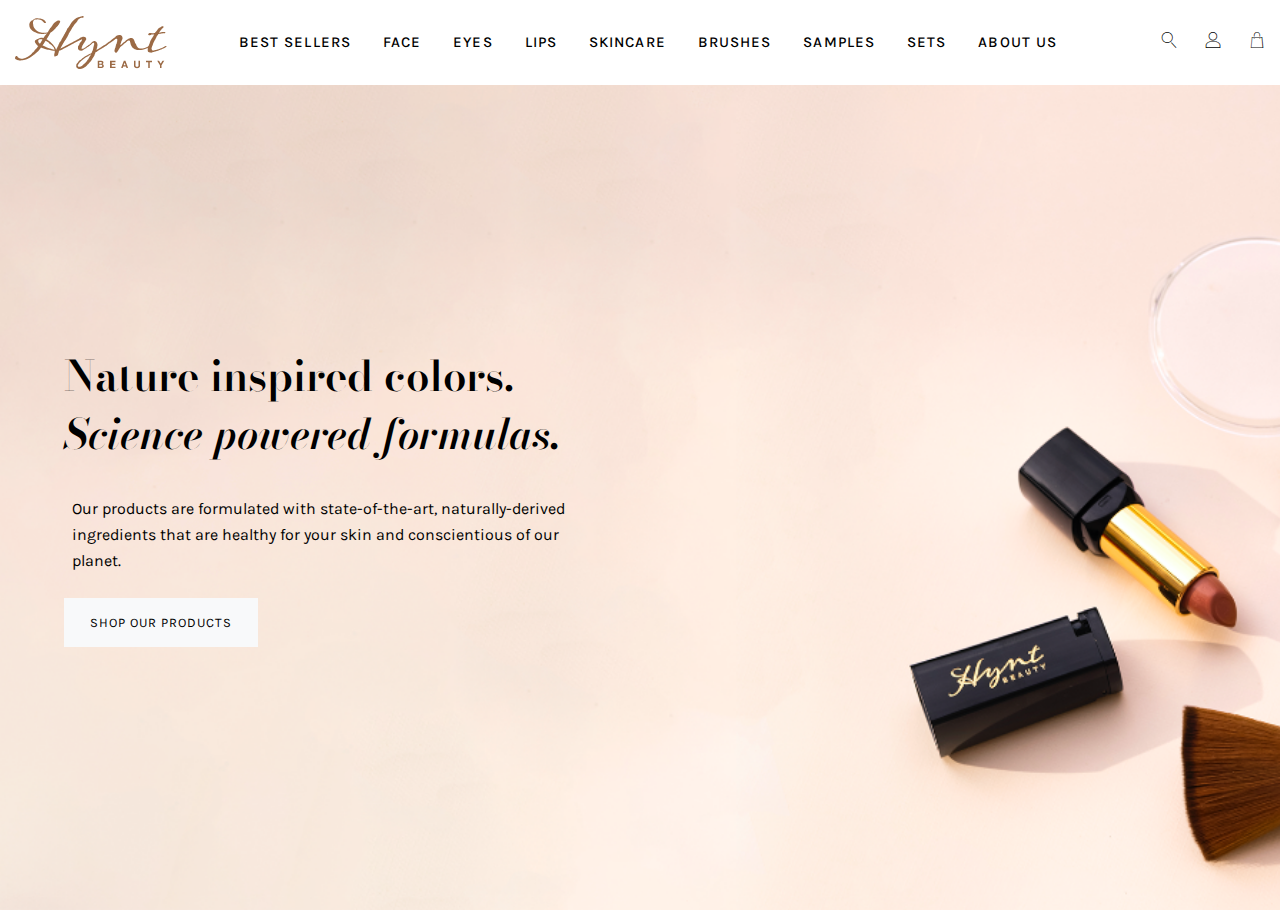
<file: Hynt Beauty/index.html>
<html lang="en">
  <head>
    <meta charset="UTF-8" />
    <meta http-equiv="X-UA-Compatible" content="IE=edge" />
    <meta name="viewport" content="width=device-width, initial-scale=1.0" />
    <link rel="stylesheet" href="./css/bootstrap.css" />
    <link rel="stylesheet" href="./style.css" />
    <link rel="stylesheet" href="./styleGuideLine.css" />
    <link rel="preconnect" href="https://fonts.gstatic.com" crossorigin />
    <link
      href="https://fonts.googleapis.com/css2?family=Bodoni+Moda:ital,opsz,wght@0,6..96,500;0,6..96,600;1,6..96,500;1,6..96,600&family=Karla:ital,wght@0,300;0,400;0,500;0,700;1,300;1,400;1,500;1,700&display=swap"
      rel="stylesheet"
    />
    <link
      rel="stylesheet"
      href="https://cdnjs.cloudflare.com/ajax/libs/font-awesome/4.7.0/css/font-awesome.min.css"
    />
    <title>Hynt Beauty</title>
  </head>
  <body>
    <nav class="navbar navbar-expand-md navbar-light">
      <div class="container-xxl d-flex justify-content-between">
        <a href="#intro" class="navbar-brand">
          <img
            class="d-md-block d-none"
            src="./images/navLogo.png"
            alt="logo"
          />
          <img class="d-md-none" src="./images/navLogo.png" alt="" />
        </a>
        <div
          class="collapse navbar-collapse justify-content-around align-center d-none d-md-block"
          id="main-nav"
        >
          <ul
            class="navbar-nav d-flex w-100 justify-content-around nav_list m-0 p-0 list-unstyled"
          >
            <li class="nav-item">
              <a
                class="nav-link text-decoration-none text-uppercase ps-5"
                href="#"
                >Best Sellers</a
              >
            </li>
            <li class="nav-item">
              <a class="nav-link text-decoration-none text-uppercase" href="#"
                >Face</a
              >
            </li>
            <li class="nav-item">
              <a class="nav-link text-decoration-none text-uppercase" href="#"
                >Eyes</a
              >
            </li>
            <li class="nav-item">
              <a class="nav-link text-decoration-none text-uppercase" href="#"
                >Lips</a
              >
            </li>
            <li class="nav-item">
              <a class="nav-link text-decoration-none text-uppercase" href="#"
                >Skincare</a
              >
            </li>
            <li class="nav-item">
              <a class="nav-link text-decoration-none text-uppercase" href="#"
                >Brushes</a
              >
            </li>
            <li class="nav-item">
              <a class="nav-link text-decoration-none text-uppercase" href="#"
                >Samples</a
              >
            </li>
            <li class="nav-item">
              <a class="nav-link text-decoration-none text-uppercase" href="#"
                >Sets</a
              >
            </li>
            <li class="nav-item">
              <a
                class="nav-link text-decoration-none text-uppercase pe-5"
                href="#"
                >About us</a
              >
            </li>
          </ul>
        </div>
        <a class="d-md-block text-decoration-none ps-5" href="#">
          <i class="hb-search pe-4"></i>
          <i class="hb-account pe-4"></i>
          <i class="hb-bag-icon"></i>
        </a>
      </div>
    </nav>
    <section
      class="hero-banner position-relative d-flex justify-content-center flex-column bg-cover overflow-hidden"
    >
      <img
        src="./images/hero_banner.png"
        alt=""
        class="h-100 position-absolute"
      />
      <div
        class="d-flex justify-content-center flex-column position-absolute ms-6"
      >
        <h1 class="mb-4">
          Nature inspired colors.<br />
          <em>Science powered formulas.</em>
        </h1>
        <p class="mb-4 mx-2 my-2">
          Our products are formulated with state-of-the-art,
          naturally-derived<br />
          ingredients that are healthy for your skin and conscientious of our
          <br />
          planet.
        </p>
        <button class="btn btn-light text-uppercase">Shop our products</button>
      </div>
    </section>
  </body>
</html>
</file>
<file: Hynt Beauty/style.css>
body {
  padding: 0 !important;
  margin: 0 !important;
}

li {
  font-size: 15px;
  letter-spacing: 1.05px;
}

ul a {
  color: var(--bs-primary) !important;
  font-family: var(--bs-font-family-karla);
  font-weight: 500 !important;
}
.hero-banner {
  height: calc(100vh - 75px);
  object-fit: cover;
  min-height: 550px;
}

a:hover i {
  color: black;
}
</file>
<file: Hynt Beauty/styleGuideLine.css>
@charset "UTF-8";

@font-face {
  font-family: "hynt-beauty";
  src: url("fonts/hynt-beauty.eot");
  src: url("fonts/hynt-beauty.eot?#iefix") format("embedded-opentype"),
    url("fonts/hynt-beauty.woff") format("woff"),
    url("fonts/hynt-beauty.ttf") format("truetype"),
    url("fonts/hynt-beauty.svg#hynt-beauty") format("svg");
  font-weight: normal;
  font-style: normal;
}

[data-icon]:before {
  font-family: "hynt-beauty" !important;
  content: attr(data-icon);
  font-style: normal !important;
  font-weight: normal !important;
  font-variant: normal !important;
  text-transform: none !important;
  speak: none;
  line-height: 1;
  -webkit-font-smoothing: antialiased;
  -moz-osx-font-smoothing: grayscale;
}

[class^="hb-"]:before,
[class*=" hb-"]:before {
  font-family: "hynt-beauty" !important;
  font-style: normal !important;
  font-weight: normal !important;
  font-variant: normal !important;
  text-transform: none !important;
  speak: none;
  line-height: 1;
  -webkit-font-smoothing: antialiased;
  -moz-osx-font-smoothing: grayscale;
}

.hb-search:before {
  content: "\61";
}
.hb-account:before {
  content: "\63";
}
.hb-bag-icon:before {
  content: "\62";
}

/* Icons */

.header-block {
  font-size: 17px;
}
.tags_box {
  width: 161px;
  height: 223px;
  background-color: #fafaf7;
}
.product_tags a {
  background-color: var(--bs-gray-100) !important;
  padding: 5px 8px 5px 8px;
  color: var(--bs-primary) !important;
}
.font_size_sm {
  font-size: 13px !important;
}
.on_sale a {
  color: var(--bs-saleprice) !important;
}
.footer_hover_box {
  width: 254px;
  height: 250px;
  background-color: #faf4f0;
}
.footer_hover a {
  padding: 20 50 0 50;
  font-size: 14px;
  font-family: var(--bs-font-family-karla) !important;
  font-weight: lighter;
}
.footer_hover_h5 {
  padding: 20 50 0 50;
  font-family: var(--bs-font-family-moda) !important;
  font-weight: 600;
}
.footer_hover:hover {
  text-decoration: underline;
}
.img_hover {
  width: 318px;
  height: 400px;
}
.img_desc {
  font-size: 13px;
  font-family: var(--bs-font-family-karla) !important;
  font-weight: lighter;
  font-style: italic;
}

.dot1 {
  background-color: #e8a273;
}
.dot2 {
  background-color: #9e6f73;
}
.dot3 {
  background-color: #c8877c;
}
.dot4 {
  background-color: #eaa07f;
}

.btn-hide {
  margin-bottom: -55px;
  opacity: 0;
  transition: all 0.3s ease;
}

.parent_hover_div {
  transition: all 0.3s ease;
}

.parent_hover_div:hover .btn-hide {
  margin-bottom: 0px;
  opacity: 1;
}
.img_container {
  padding-top: 120%;
}
.img_container > img {
  object-fit: contain;
  transition: all 0.3s;
}
.img_container > img + img,
.img_hover:hover .img_container > img:first-child {
  opacity: 0;
}
.img_hover:hover .img_container > img + img {
  opacity: 1;
}
.img_hover:hover .img_desc {
  display: none;
}
.img_hover:hover .dot1 .dot2 .dot3 .dot4 {
  display: inline-block;
}
.circle {
  display: none;
  height: 25px;
  width: 25px;
  background-color: #bbb;
  border-radius: 50%;
}
</file>
